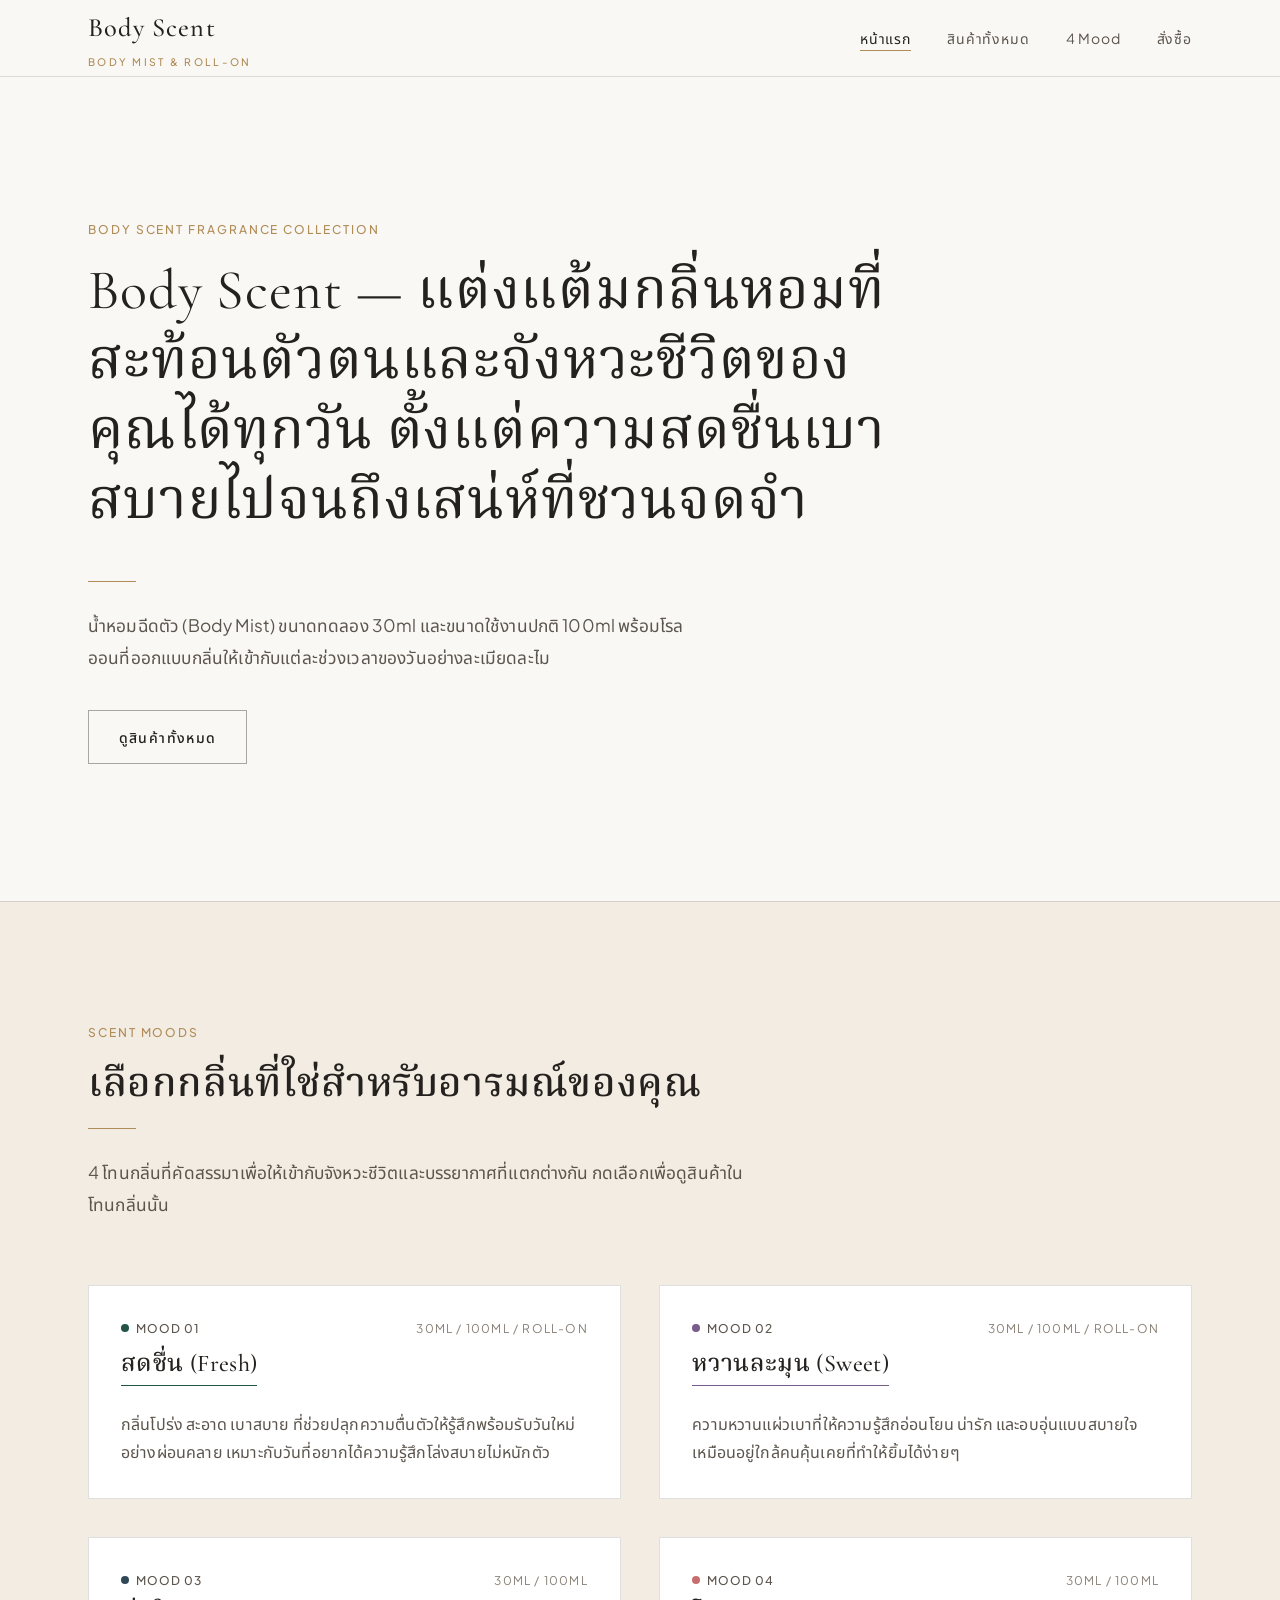
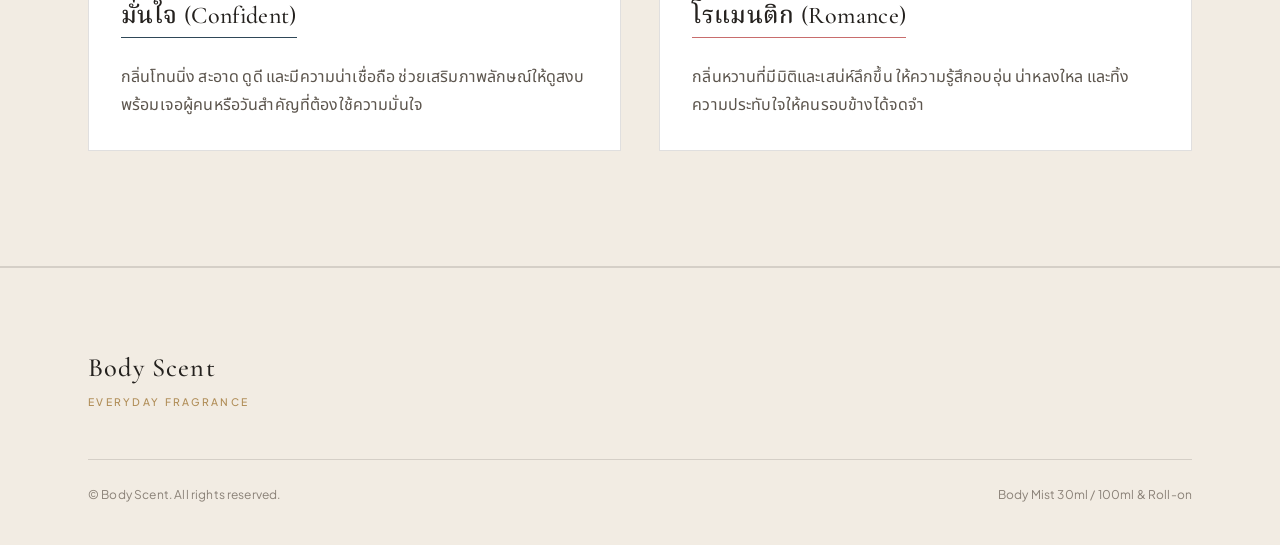
<file: index.html>
<!DOCTYPE html>
<html lang="th">
<head>
  <meta charset="UTF-8" />
  <meta name="viewport" content="width=device-width, initial-scale=1.0" />
  <title>Body Scent — กลิ่นหอมที่สะท้อนตัวตนและจังหวะชีวิตของคุณ</title>
  <link rel="preconnect" href="https://fonts.googleapis.com" />
  <link rel="preconnect" href="https://fonts.gstatic.com" crossorigin />
  <link
    href="https://fonts.googleapis.com/css2?family=Cormorant+Garamond:ital,wght@0,400;0,500;0,600;1,400&family=Noto+Sans+Thai:wght@300;400;500&family=Noto+Serif+Thai:wght@400;500;600&family=Plus+Jakarta+Sans:wght@300;400;500&display=swap"
    rel="stylesheet"
  />
  <link rel="stylesheet" href="style.css" />
</head>
<body>
  <header class="site-header">
    <div class="container site-header__inner">
      <a href="index.html" class="brand-logo">
        <span>Body Scent</span>
        <span class="brand-logo__sub">Body Mist & Roll-on</span>
      </a>
      <nav aria-label="เมนูหลัก">
        <ul class="nav-links">
          <li><a href="index.html" class="active">หน้าแรก</a></li>
          <li><a href="product.html">สินค้าทั้งหมด</a></li>
          <li><a href="#moods">4 Mood</a></li>
          <li><a href="order.html">สั่งซื้อ</a></li>
        </ul>
      </nav>
    </div>
  </header>

  <main>
    <!-- Hero Section -->
    <section
      class="section"
      style="min-height: calc(100vh - 76px); display: flex; align-items: center;"
    >
      <div class="container">
        <div style="max-width: 820px;">
          <span class="eyebrow">Body Scent Fragrance Collection</span>
          <h1>Body Scent — แต่งแต้มกลิ่นหอมที่สะท้อนตัวตนและจังหวะชีวิตของคุณได้ทุกวัน ตั้งแต่ความสดชื่นเบาสบายไปจนถึงเสน่ห์ที่ชวนจดจำ</h1>
          <div class="divider-gold"></div>
          <p class="lead-text" style="max-width: 600px; margin-bottom: 2.25rem;">
            น้ำหอมฉีดตัว (Body Mist) ขนาดทดลอง 30ml และขนาดใช้งานปกติ 100ml พร้อมโรลออนที่ออกแบบกลิ่นให้เข้ากับแต่ละช่วงเวลาของวันอย่างละเมียดละไม
          </p>
          <a href="product.html" class="btn">ดูสินค้าทั้งหมด</a>
        </div>
      </div>
    </section>

    <!-- 4 Moods Section -->
    <section id="moods" class="section section--warm">
      <div class="container">
        <div class="section-header">
          <span class="eyebrow">Scent Moods</span>
          <h2>เลือกกลิ่นที่ใช่สำหรับอารมณ์ของคุณ</h2>
          <div class="divider-gold"></div>
          <p class="lead-text">
            4 โทนกลิ่นที่คัดสรรมาเพื่อให้เข้ากับจังหวะชีวิตและบรรยากาศที่แตกต่างกัน กดเลือกเพื่อดูสินค้าในโทนกลิ่นนั้น
          </p>
        </div>

        <div class="grid grid-2">
          <!-- Fresh -->
          <a href="product.html?mood=fresh" class="card" data-mood="fresh">
            <div class="product-card__meta">
              <span class="mood-tag">
                <span class="mood-dot mood-dot--fresh"></span>
                Mood 01
              </span>
              <span>30ml / 100ml / Roll-on</span>
            </div>
            <h3><span class="mood-underline mood-underline--fresh">สดชื่น (Fresh)</span></h3>
            <p style="margin-top: 1rem;">
              กลิ่นโปร่ง สะอาด เบาสบาย ที่ช่วยปลุกความตื่นตัวให้รู้สึกพร้อมรับวันใหม่อย่างผ่อนคลาย เหมาะกับวันที่อยากได้ความรู้สึกโล่งสบายไม่หนักตัว
            </p>
          </a>

          <!-- Sweet -->
          <a href="product.html?mood=sweet" class="card" data-mood="sweet">
            <div class="product-card__meta">
              <span class="mood-tag">
                <span class="mood-dot mood-dot--sweet"></span>
                Mood 02
              </span>
              <span>30ml / 100ml / Roll-on</span>
            </div>
            <h3><span class="mood-underline mood-underline--sweet">หวานละมุน (Sweet)</span></h3>
            <p style="margin-top: 1rem;">
              ความหวานแผ่วเบาที่ให้ความรู้สึกอ่อนโยน น่ารัก และอบอุ่นแบบสบายใจ เหมือนอยู่ใกล้คนคุ้นเคยที่ทำให้ยิ้มได้ง่ายๆ
            </p>
          </a>

          <!-- Confident -->
          <a href="product.html?mood=confident" class="card" data-mood="confident">
            <div class="product-card__meta">
              <span class="mood-tag">
                <span class="mood-dot mood-dot--confident"></span>
                Mood 03
              </span>
              <span>30ml / 100ml</span>
            </div>
            <h3><span class="mood-underline mood-underline--confident">มั่นใจ (Confident)</span></h3>
            <p style="margin-top: 1rem;">
              กลิ่นโทนนิ่ง สะอาด ดูดี และมีความน่าเชื่อถือ ช่วยเสริมภาพลักษณ์ให้ดูสงบพร้อมเจอผู้คนหรือวันสำคัญที่ต้องใช้ความมั่นใจ
            </p>
          </a>

          <!-- Romance -->
          <a href="product.html?mood=romance" class="card" data-mood="romance">
            <div class="product-card__meta">
              <span class="mood-tag">
                <span class="mood-dot mood-dot--romance"></span>
                Mood 04
              </span>
              <span>30ml / 100ml</span>
            </div>
            <h3><span class="mood-underline mood-underline--romance">โรแมนติก (Romance)</span></h3>
            <p style="margin-top: 1rem;">
              กลิ่นหวานที่มีมิติและเสน่ห์ลึกขึ้น ให้ความรู้สึกอบอุ่น น่าหลงใหล และทิ้งความประทับใจให้คนรอบข้างได้จดจำ
            </p>
          </a>
        </div>
      </div>
    </section>
  </main>

  <footer class="site-footer">
    <div class="container">
      <div class="brand-logo">
        <span>Body Scent</span>
        <span class="brand-logo__sub">Everyday Fragrance</span>
      </div>
      <div class="site-footer__bottom">
        <span>© Body Scent. All rights reserved.</span>
        <span>Body Mist 30ml / 100ml & Roll-on</span>
      </div>
    </div>
  </footer>

  <script src="script.js"></script>
</body>
</html>
</file>
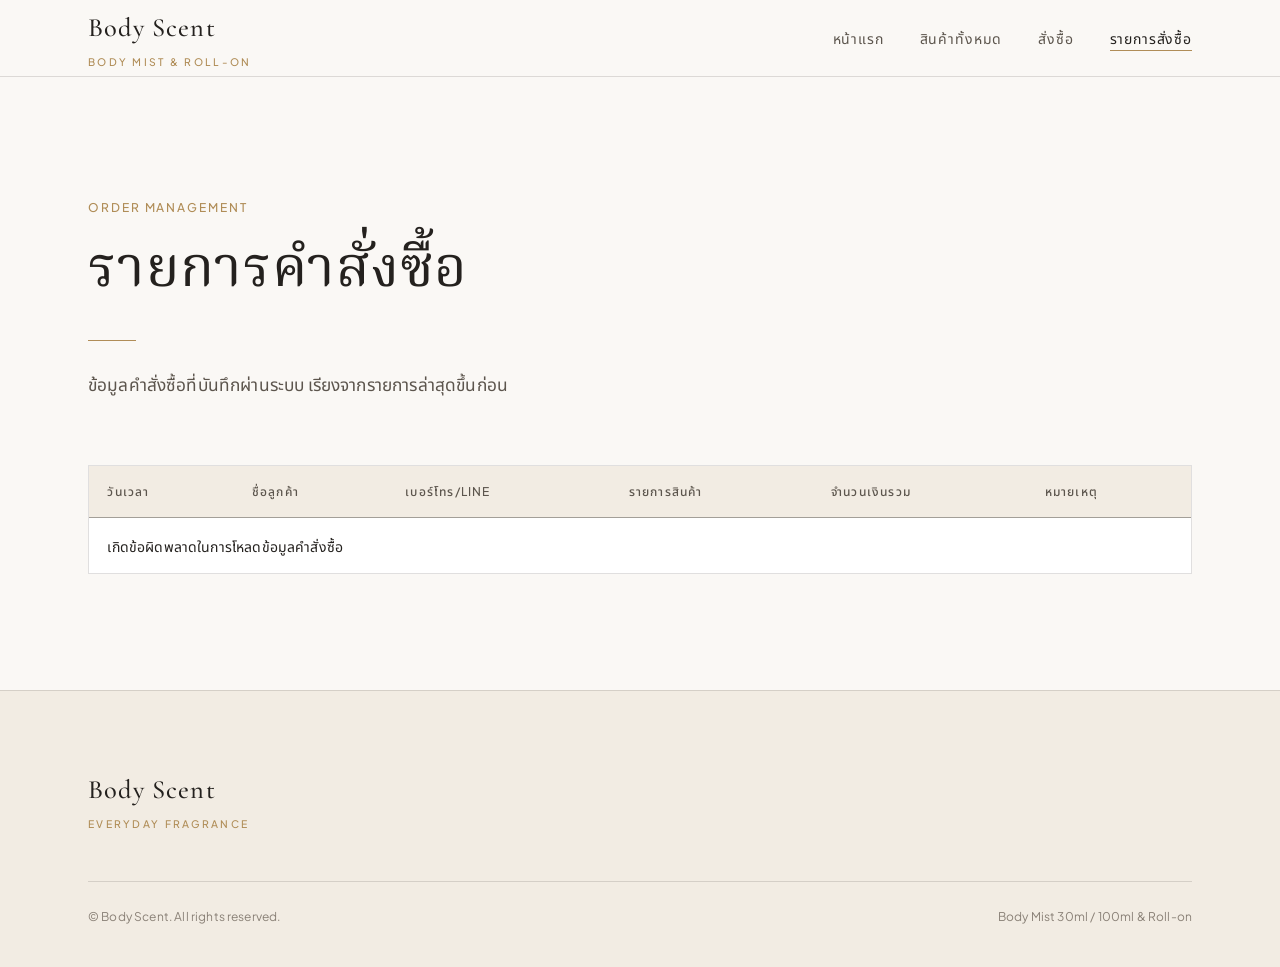
<file: admin.html>
<!DOCTYPE html>
<html lang="th">
<head>
  <meta charset="UTF-8" />
  <meta name="viewport" content="width=device-width, initial-scale=1.0" />
  <title>จัดการคำสั่งซื้อ — Body Scent</title>
  <link rel="preconnect" href="https://fonts.googleapis.com" />
  <link rel="preconnect" href="https://fonts.gstatic.com" crossorigin />
  <link
    href="https://fonts.googleapis.com/css2?family=Cormorant+Garamond:ital,wght@0,400;0,500;0,600;1,400&family=Noto+Sans+Thai:wght@300;400;500&family=Noto+Serif+Thai:wght@400;500;600&family=Plus+Jakarta+Sans:wght@300;400;500&display=swap"
    rel="stylesheet"
  />
  <link rel="stylesheet" href="style.css" />
  <style>
    .table-wrap {
      width: 100%;
      overflow-x: auto;
      background-color: var(--bg-surface);
      border: 1px solid var(--border-subtle);
    }

    #ordersTable {
      width: 100%;
      border-collapse: collapse;
      text-align: left;
      min-width: 720px;
    }

    #ordersTable th,
    #ordersTable td {
      padding: 0.95rem 1.15rem;
      border-bottom: 1px solid var(--border-subtle);
      vertical-align: top;
      font-size: var(--text-sm);
    }

    #ordersTable thead th {
      font-size: var(--text-xs);
      font-weight: 500;
      letter-spacing: 0.1em;
      text-transform: uppercase;
      color: var(--ink-secondary);
      background-color: var(--bg-warm);
      border-bottom: 1px solid var(--border-strong);
      white-space: nowrap;
    }

    #ordersTable tbody tr:hover {
      background-color: rgba(176, 141, 87, 0.05);
    }

    #ordersTable tbody tr:last-child td {
      border-bottom: none;
    }
  </style>
</head>
<body>
  <header class="site-header">
    <div class="container site-header__inner">
      <a href="index.html" class="brand-logo">
        <span>Body Scent</span>
        <span class="brand-logo__sub">Body Mist & Roll-on</span>
      </a>
      <nav aria-label="เมนูหลัก">
        <ul class="nav-links">
          <li><a href="index.html">หน้าแรก</a></li>
          <li><a href="product.html">สินค้าทั้งหมด</a></li>
          <li><a href="order.html">สั่งซื้อ</a></li>
          <li><a href="admin.html" class="active">รายการสั่งซื้อ</a></li>
        </ul>
      </nav>
    </div>
  </header>

  <main class="section">
    <div class="container">
      <div class="section-header">
        <span class="eyebrow">Order Management</span>
        <h1>รายการคำสั่งซื้อ</h1>
        <div class="divider-gold"></div>
        <p class="lead-text">
          ข้อมูลคำสั่งซื้อที่บันทึกผ่านระบบ เรียงจากรายการล่าสุดขึ้นก่อน
        </p>
      </div>

      <div class="table-wrap">
        <table id="ordersTable">
          <thead>
            <tr>
              <th>วันเวลา</th>
              <th>ชื่อลูกค้า</th>
              <th>เบอร์โทร/Line</th>
              <th>รายการสินค้า</th>
              <th>จำนวนเงินรวม</th>
              <th>หมายเหตุ</th>
            </tr>
          </thead>
          <tbody></tbody>
        </table>
      </div>
    </div>
  </main>

  <footer class="site-footer">
    <div class="container">
      <div class="brand-logo">
        <span>Body Scent</span>
        <span class="brand-logo__sub">Everyday Fragrance</span>
      </div>
      <div class="site-footer__bottom">
        <span>© Body Scent. All rights reserved.</span>
        <span>Body Mist 30ml / 100ml & Roll-on</span>
      </div>
    </div>
  </footer>

  <script src="script.js"></script>
</body>
</html>
</file>
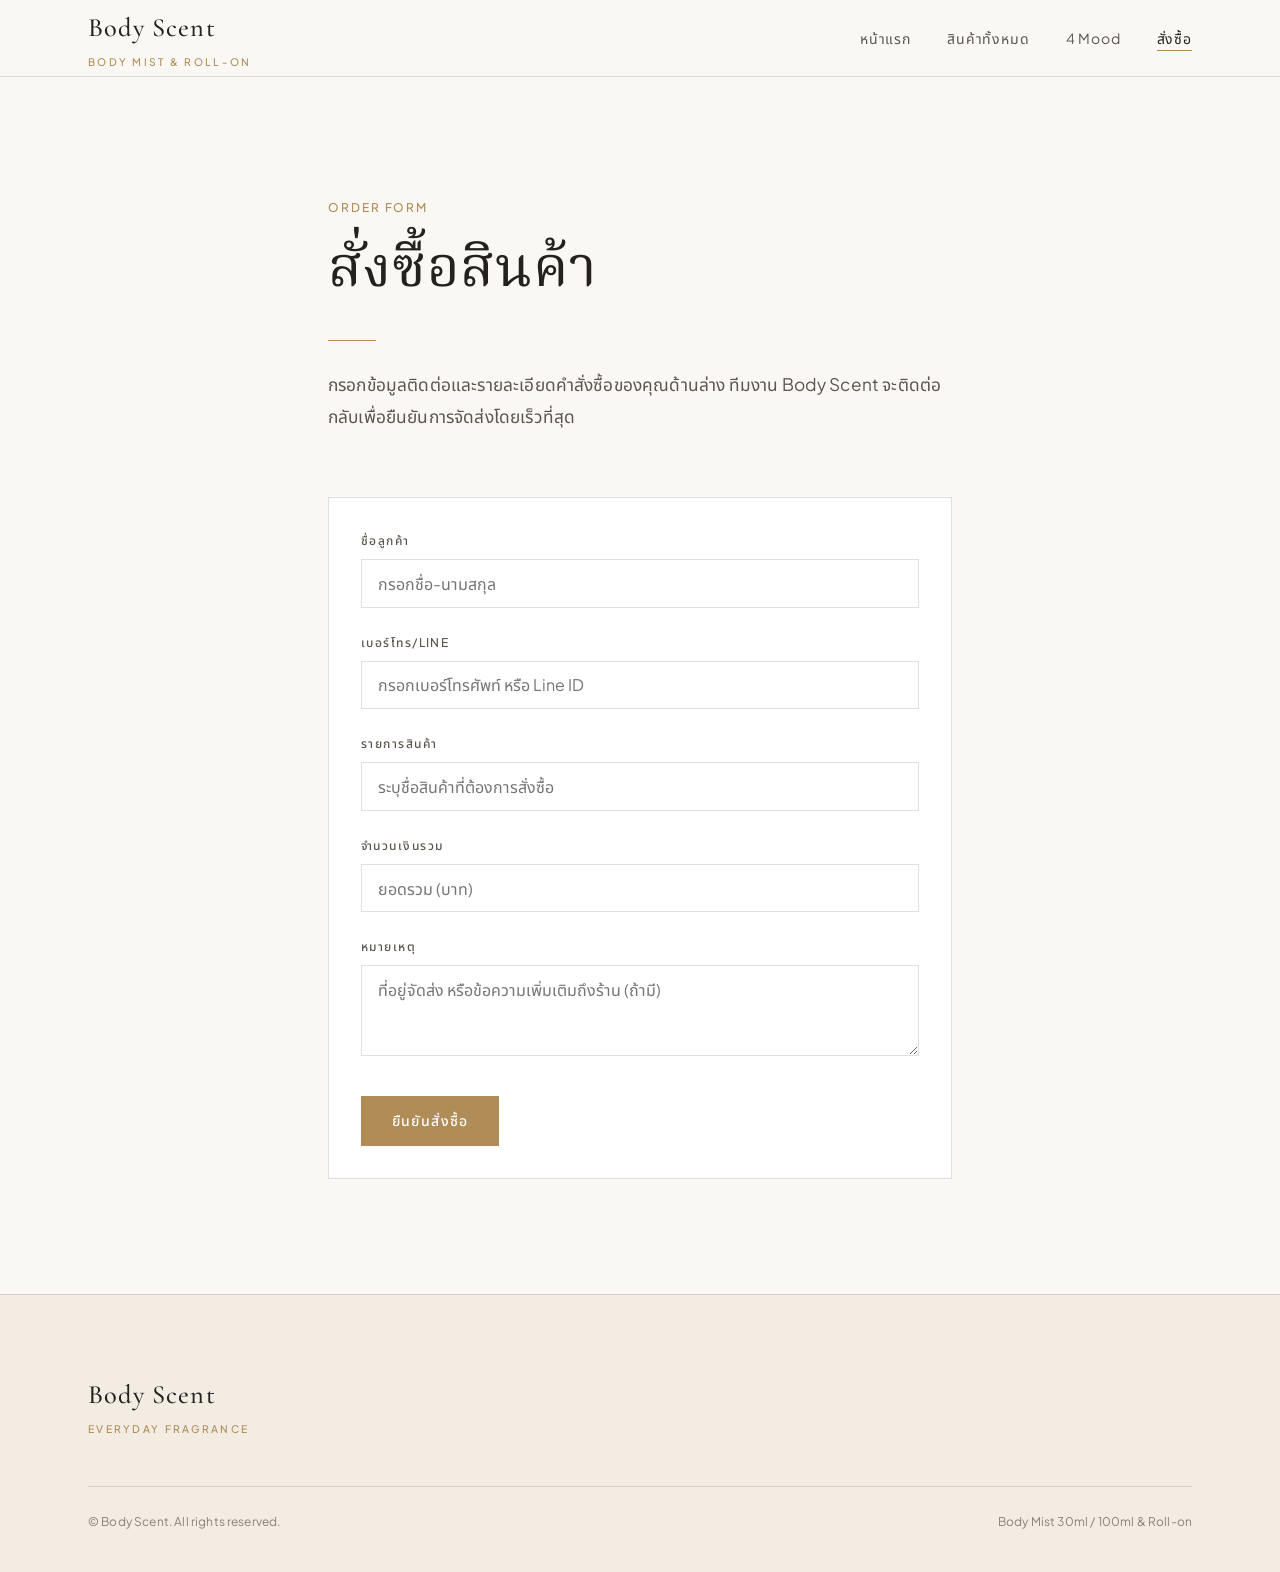
<file: order.html>
<!DOCTYPE html>
<html lang="th">
<head>
  <meta charset="UTF-8" />
  <meta name="viewport" content="width=device-width, initial-scale=1.0" />
  <title>สั่งซื้อสินค้า — Body Scent</title>
  <link rel="preconnect" href="https://fonts.googleapis.com" />
  <link rel="preconnect" href="https://fonts.gstatic.com" crossorigin />
  <link
    href="https://fonts.googleapis.com/css2?family=Cormorant+Garamond:ital,wght@0,400;0,500;0,600;1,400&family=Noto+Sans+Thai:wght@300;400;500&family=Noto+Serif+Thai:wght@400;500;600&family=Plus+Jakarta+Sans:wght@300;400;500&display=swap"
    rel="stylesheet"
  />
  <link rel="stylesheet" href="style.css" />
</head>
<body>
  <header class="site-header">
    <div class="container site-header__inner">
      <a href="index.html" class="brand-logo">
        <span>Body Scent</span>
        <span class="brand-logo__sub">Body Mist & Roll-on</span>
      </a>
      <nav aria-label="เมนูหลัก">
        <ul class="nav-links">
          <li><a href="index.html">หน้าแรก</a></li>
          <li><a href="product.html">สินค้าทั้งหมด</a></li>
          <li><a href="index.html#moods">4 Mood</a></li>
          <li><a href="order.html" class="active">สั่งซื้อ</a></li>
        </ul>
      </nav>
    </div>
  </header>

  <main class="section">
    <div class="container" style="max-width: 720px;">
      <div class="section-header">
        <span class="eyebrow">Order Form</span>
        <h1>สั่งซื้อสินค้า</h1>
        <div class="divider-gold"></div>
        <p class="lead-text">
          กรอกข้อมูลติดต่อและรายละเอียดคำสั่งซื้อของคุณด้านล่าง ทีมงาน Body Scent จะติดต่อกลับเพื่อยืนยันการจัดส่งโดยเร็วที่สุด
        </p>
      </div>

      <form id="orderForm" class="card" novalidate>
        <div class="form-group">
          <label for="customerName" class="form-label">ชื่อลูกค้า</label>
          <input
            type="text"
            id="customerName"
            name="customerName"
            class="form-control"
            placeholder="กรอกชื่อ-นามสกุล"
            required
          />
        </div>

        <div class="form-group">
          <label for="contact" class="form-label">เบอร์โทร/Line</label>
          <input
            type="text"
            id="contact"
            name="contact"
            class="form-control"
            placeholder="กรอกเบอร์โทรศัพท์ หรือ Line ID"
            required
          />
        </div>

        <div class="form-group">
          <label for="items" class="form-label">รายการสินค้า</label>
          <input
            type="text"
            id="items"
            name="items"
            class="form-control"
            placeholder="ระบุชื่อสินค้าที่ต้องการสั่งซื้อ"
            required
          />
        </div>

        <div class="form-group">
          <label for="total" class="form-label">จำนวนเงินรวม</label>
          <input
            type="text"
            id="total"
            name="total"
            class="form-control"
            placeholder="ยอดรวม (บาท)"
            required
          />
        </div>

        <div class="form-group">
          <label for="note" class="form-label">หมายเหตุ</label>
          <textarea
            id="note"
            name="note"
            rows="3"
            class="form-control"
            placeholder="ที่อยู่จัดส่ง หรือข้อความเพิ่มเติมถึงร้าน (ถ้ามี)"
          ></textarea>
        </div>

        <div style="margin-top: 0.5rem;">
          <button type="submit" class="btn btn--primary">ยืนยันสั่งซื้อ</button>
        </div>
      </form>
    </div>
  </main>

  <footer class="site-footer">
    <div class="container">
      <div class="brand-logo">
        <span>Body Scent</span>
        <span class="brand-logo__sub">Everyday Fragrance</span>
      </div>
      <div class="site-footer__bottom">
        <span>© Body Scent. All rights reserved.</span>
        <span>Body Mist 30ml / 100ml & Roll-on</span>
      </div>
    </div>
  </footer>

  <script src="script.js"></script>
</body>
</html>
</file>
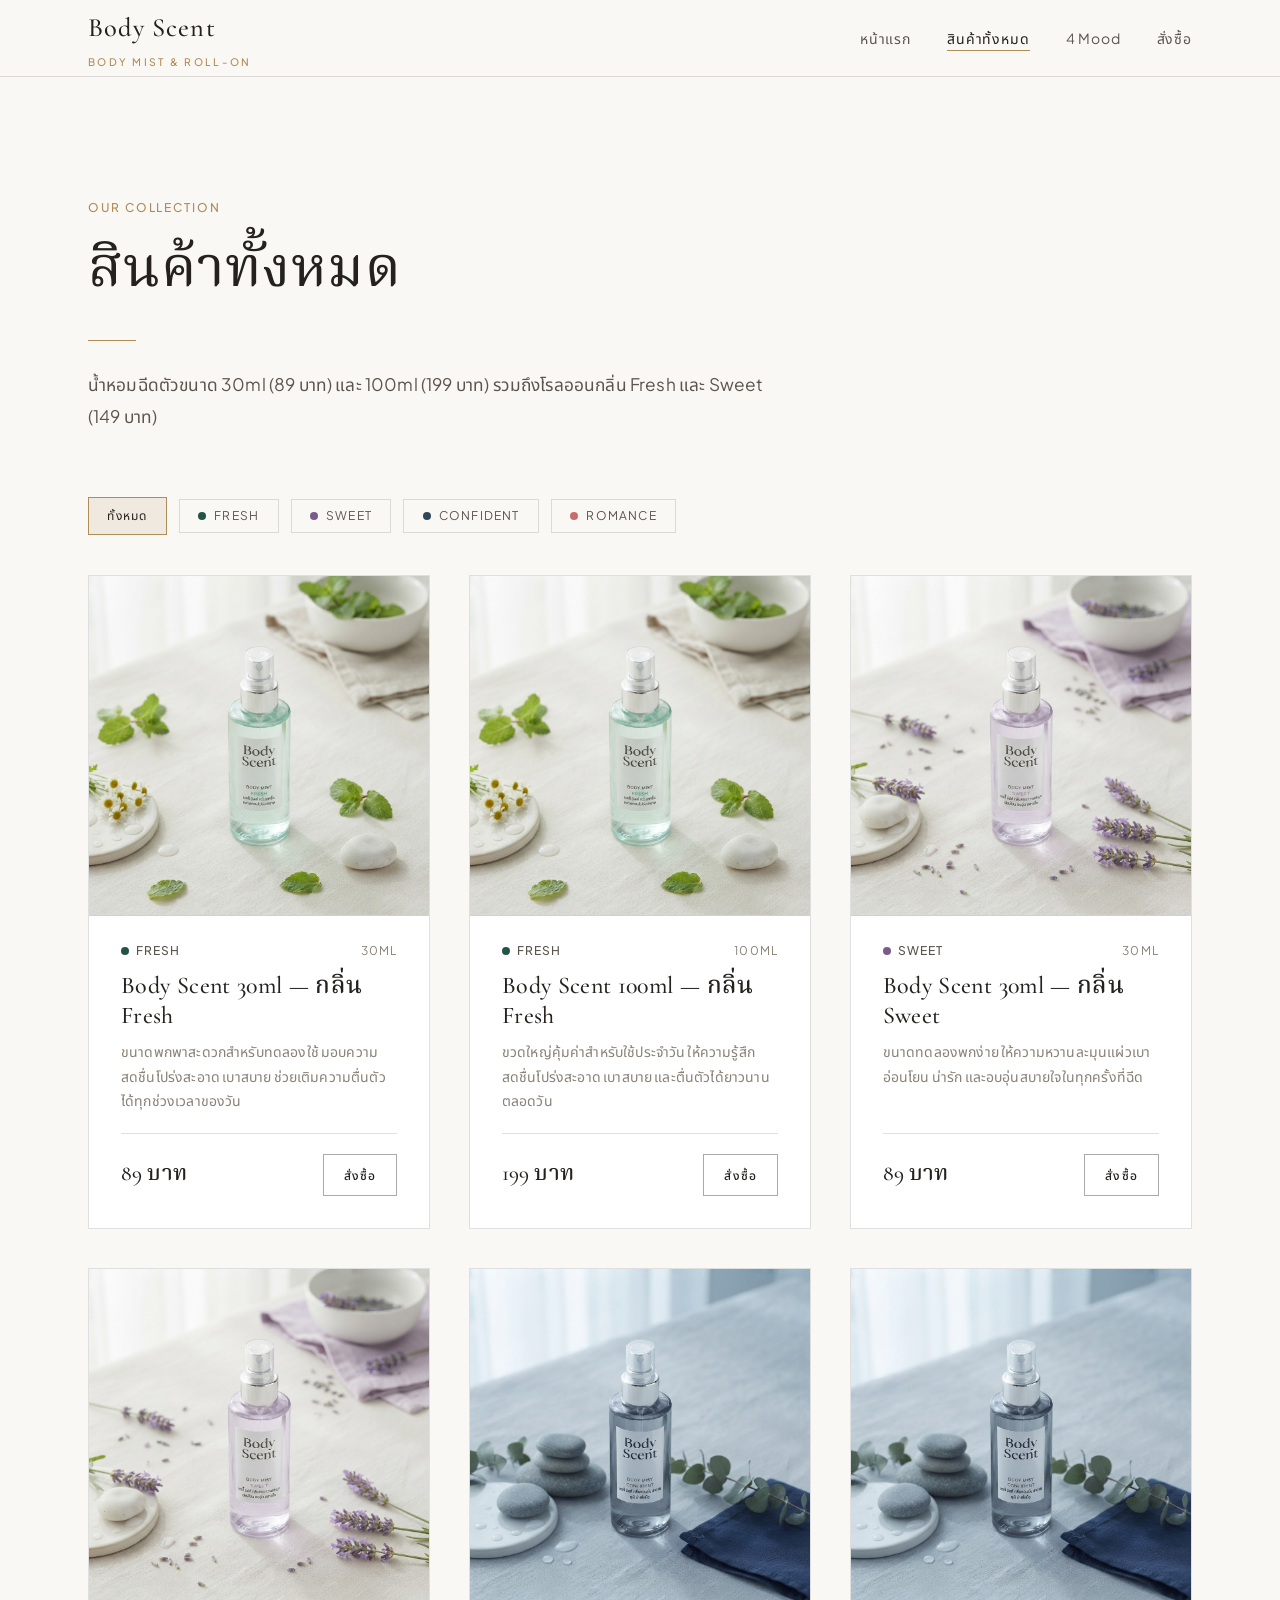
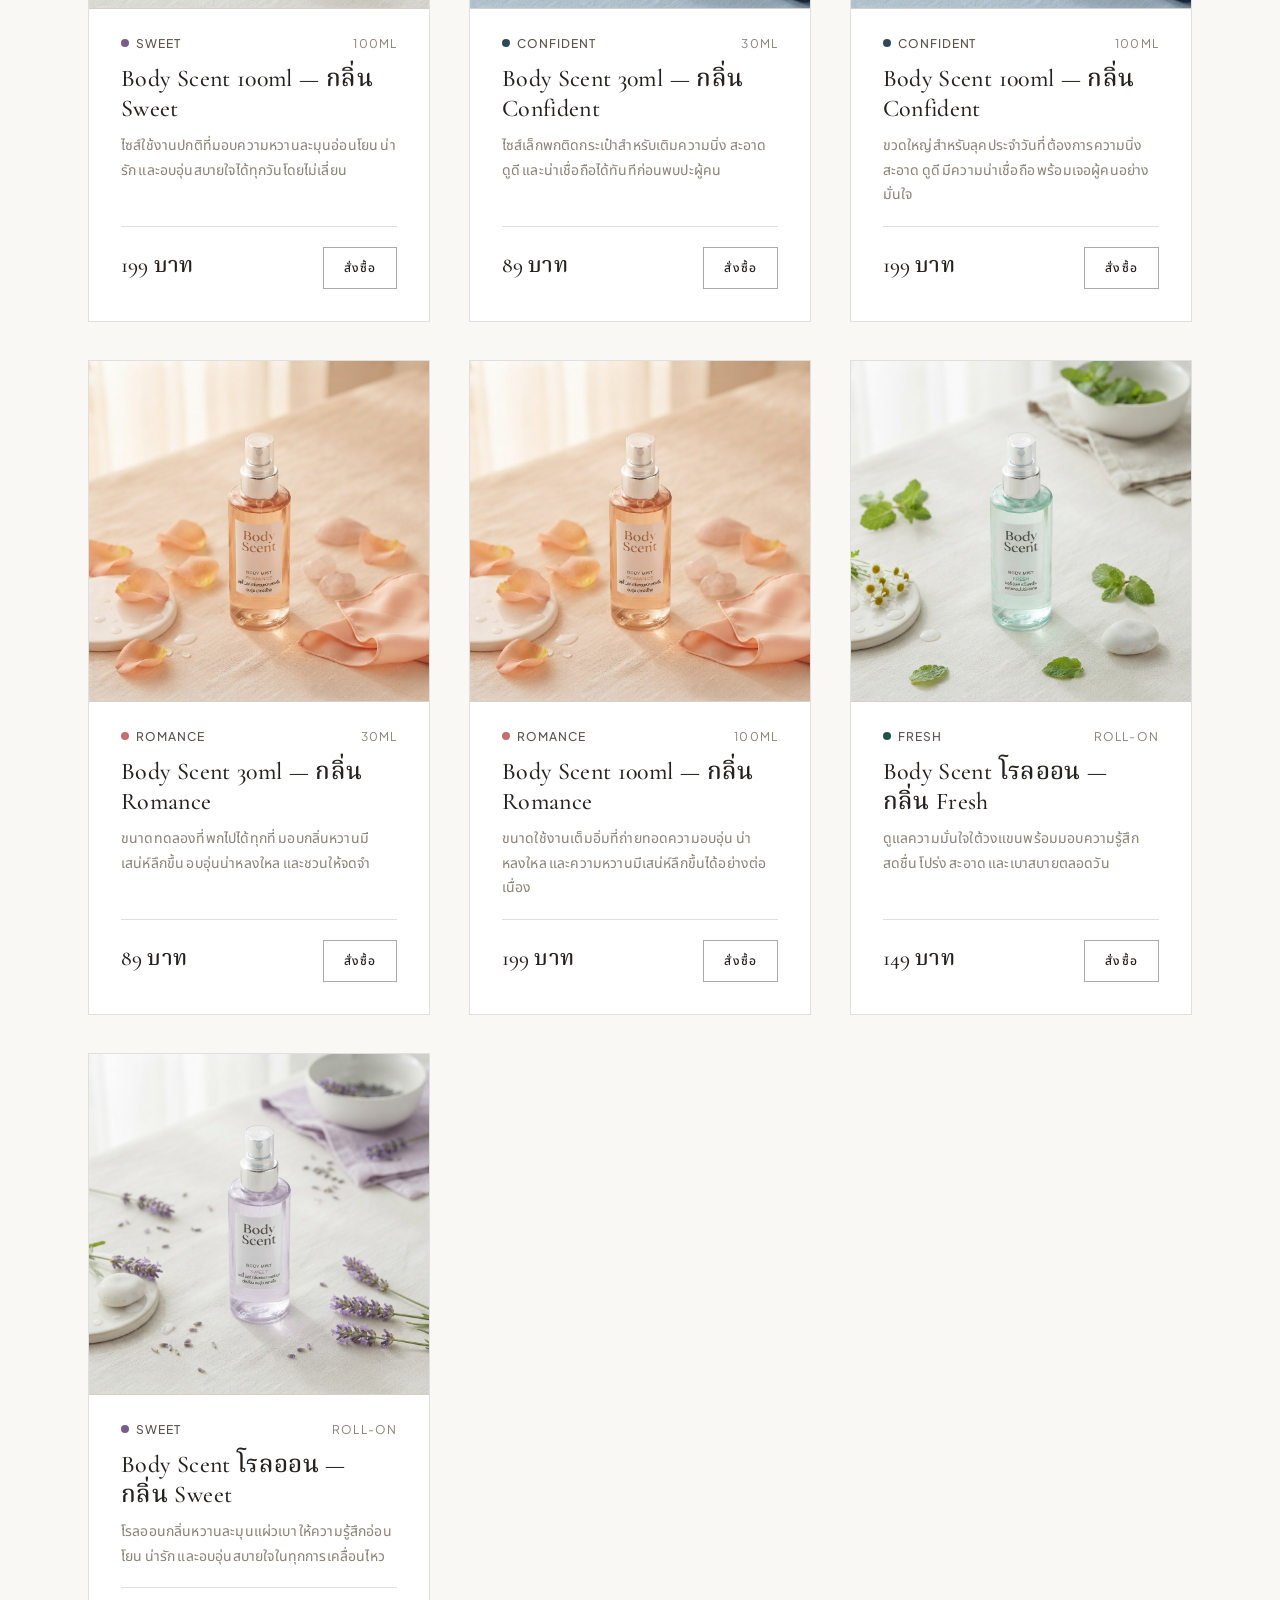
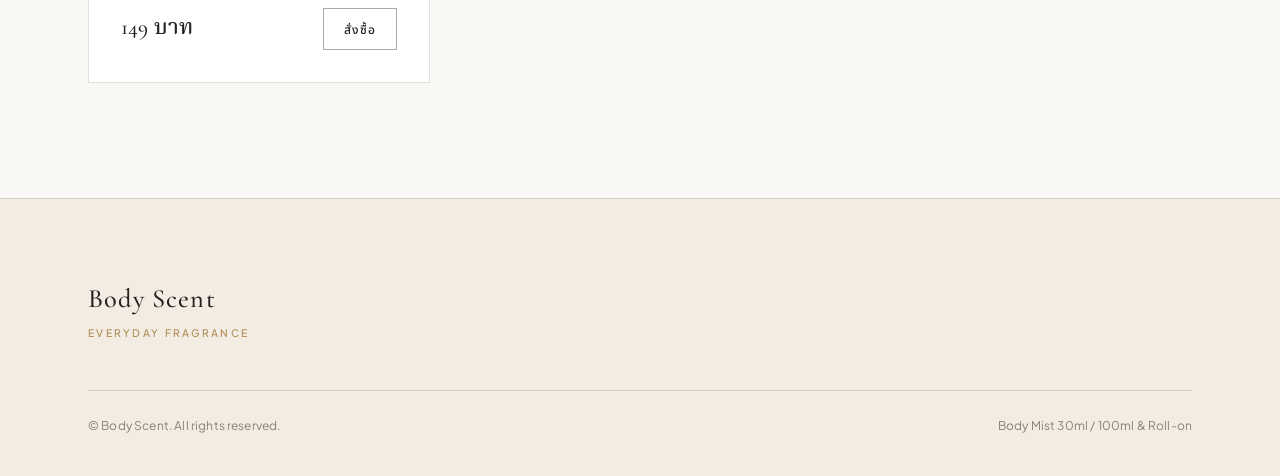
<file: product.html>
<!DOCTYPE html>
<html lang="th">
<head>
  <meta charset="UTF-8" />
  <meta name="viewport" content="width=device-width, initial-scale=1.0" />
  <title>สินค้าทั้งหมด — Body Scent</title>
  <link rel="preconnect" href="https://fonts.googleapis.com" />
  <link rel="preconnect" href="https://fonts.gstatic.com" crossorigin />
  <link
    href="https://fonts.googleapis.com/css2?family=Cormorant+Garamond:ital,wght@0,400;0,500;0,600;1,400&family=Noto+Sans+Thai:wght@300;400;500&family=Noto+Serif+Thai:wght@400;500;600&family=Plus+Jakarta+Sans:wght@300;400;500&display=swap"
    rel="stylesheet"
  />
  <link rel="stylesheet" href="style.css" />
</head>
<body>
  <header class="site-header">
    <div class="container site-header__inner">
      <a href="index.html" class="brand-logo">
        <span>Body Scent</span>
        <span class="brand-logo__sub">Body Mist & Roll-on</span>
      </a>
      <nav aria-label="เมนูหลัก">
        <ul class="nav-links">
          <li><a href="index.html">หน้าแรก</a></li>
          <li><a href="product.html" class="active">สินค้าทั้งหมด</a></li>
          <li><a href="index.html#moods">4 Mood</a></li>
          <li><a href="order.html">สั่งซื้อ</a></li>
        </ul>
      </nav>
    </div>
  </header>

  <main class="section">
    <div class="container">
      <div class="section-header">
        <span class="eyebrow">Our Collection</span>
        <h1>สินค้าทั้งหมด</h1>
        <div class="divider-gold"></div>
        <p class="lead-text">
          น้ำหอมฉีดตัวขนาด 30ml (89 บาท) และ 100ml (199 บาท) รวมถึงโรลออนกลิ่น Fresh และ Sweet (149 บาท)
        </p>
      </div>

      <div id="filter-bar" class="filter-bar" aria-label="กรองสินค้าตาม Mood"></div>
      <div id="product-list" class="grid grid-3"></div>
    </div>
  </main>

  <footer class="site-footer">
    <div class="container">
      <div class="brand-logo">
        <span>Body Scent</span>
        <span class="brand-logo__sub">Everyday Fragrance</span>
      </div>
      <div class="site-footer__bottom">
        <span>© Body Scent. All rights reserved.</span>
        <span>Body Mist 30ml / 100ml & Roll-on</span>
      </div>
    </div>
  </footer>

  <script src="script.js"></script>
</body>
</html>
</file>
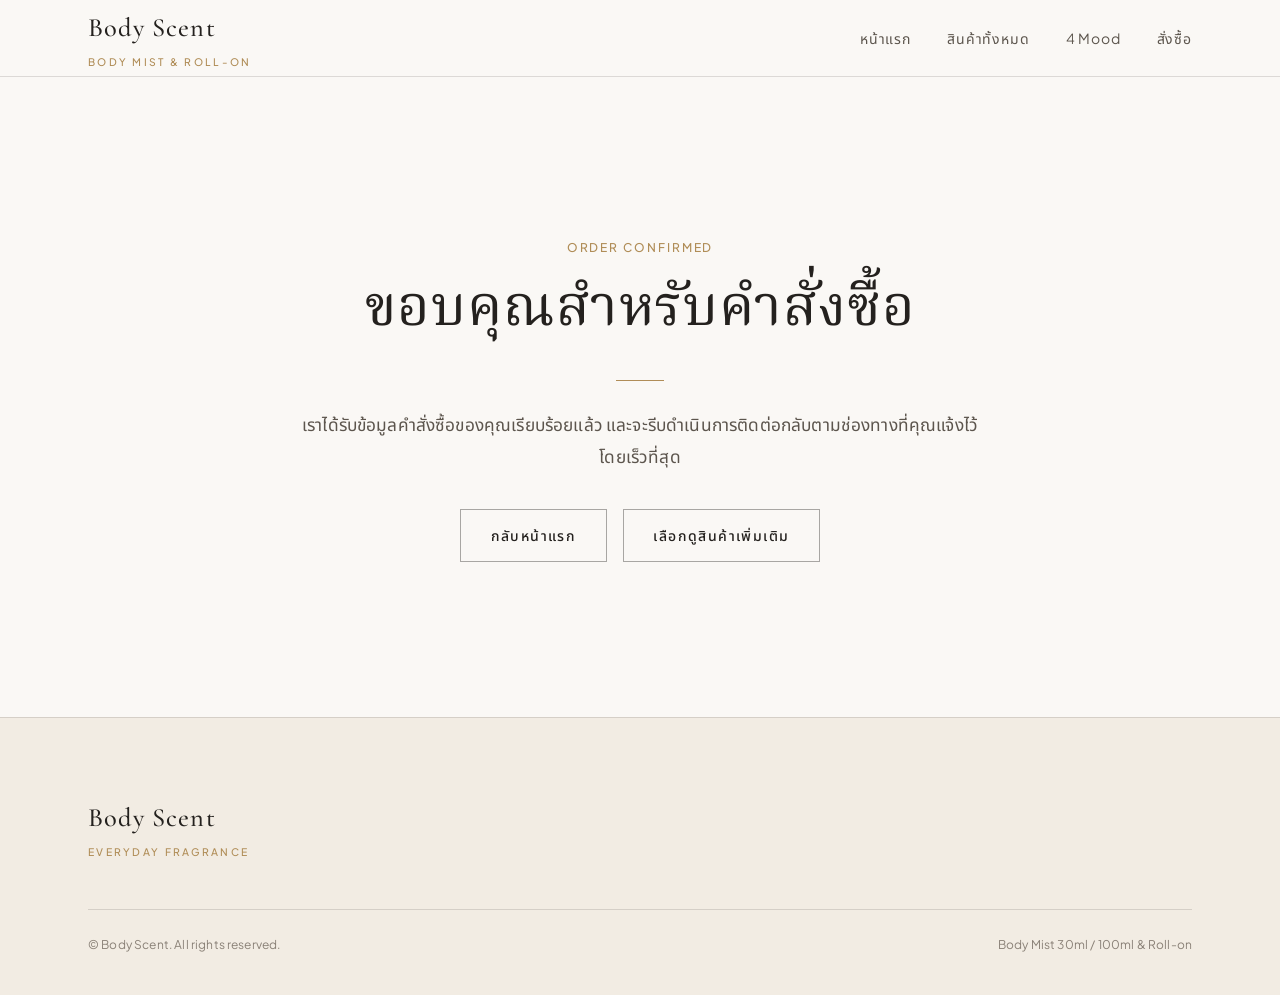
<file: thankyou.html>
<!DOCTYPE html>
<html lang="th">
<head>
  <meta charset="UTF-8" />
  <meta name="viewport" content="width=device-width, initial-scale=1.0" />
  <title>ขอบคุณสำหรับคำสั่งซื้อ — Body Scent</title>
  <link rel="preconnect" href="https://fonts.googleapis.com" />
  <link rel="preconnect" href="https://fonts.gstatic.com" crossorigin />
  <link
    href="https://fonts.googleapis.com/css2?family=Cormorant+Garamond:ital,wght@0,400;0,500;0,600;1,400&family=Noto+Sans+Thai:wght@300;400;500&family=Noto+Serif+Thai:wght@400;500;600&family=Plus+Jakarta+Sans:wght@300;400;500&display=swap"
    rel="stylesheet"
  />
  <link rel="stylesheet" href="style.css" />
</head>
<body>
  <header class="site-header">
    <div class="container site-header__inner">
      <a href="index.html" class="brand-logo">
        <span>Body Scent</span>
        <span class="brand-logo__sub">Body Mist & Roll-on</span>
      </a>
      <nav aria-label="เมนูหลัก">
        <ul class="nav-links">
          <li><a href="index.html">หน้าแรก</a></li>
          <li><a href="product.html">สินค้าทั้งหมด</a></li>
          <li><a href="index.html#moods">4 Mood</a></li>
          <li><a href="order.html">สั่งซื้อ</a></li>
        </ul>
      </nav>
    </div>
  </header>

  <main
    class="section"
    style="min-height: calc(100vh - 260px); display: flex; align-items: center;"
  >
    <div class="container">
      <div class="section-header section-header--center" style="margin-bottom: 0;">
        <span class="eyebrow">Order Confirmed</span>
        <h1>ขอบคุณสำหรับคำสั่งซื้อ</h1>
        <div class="divider-gold"></div>
        <p class="lead-text" style="margin-bottom: 2.25rem;">
          เราได้รับข้อมูลคำสั่งซื้อของคุณเรียบร้อยแล้ว และจะรีบดำเนินการติดต่อกลับตามช่องทางที่คุณแจ้งไว้โดยเร็วที่สุด
        </p>
        <div style="display: flex; flex-wrap: wrap; justify-content: center; gap: 1rem;">
          <a href="index.html" class="btn">กลับหน้าแรก</a>
          <a href="product.html" class="btn">เลือกดูสินค้าเพิ่มเติม</a>
        </div>
      </div>
    </div>
  </main>

  <footer class="site-footer">
    <div class="container">
      <div class="brand-logo">
        <span>Body Scent</span>
        <span class="brand-logo__sub">Everyday Fragrance</span>
      </div>
      <div class="site-footer__bottom">
        <span>© Body Scent. All rights reserved.</span>
        <span>Body Mist 30ml / 100ml & Roll-on</span>
      </div>
    </div>
  </footer>

  <script src="script.js"></script>
</body>
</html>
</file>
<file: style.css>
/* ==========================================================================
   BODY SCENT — Editorial Minimal & Quiet Luxury Stylesheet
   ========================================================================== */

:root {
  --bg-page: #faf8f5;
  --bg-surface: #ffffff;
  --bg-warm: #f2ece3;
  --bg-elevated: #ede4d7;

  --ink-primary: #24211e;
  --ink-secondary: #5c554d;
  --ink-muted: #8a8177;
  --border-subtle: rgba(36, 33, 30, 0.14);
  --border-strong: rgba(36, 33, 30, 0.38);

  --accent-gold: #b08d57;
  --accent-gold-hover: #967543;
  --accent-gold-soft: rgba(176, 141, 87, 0.14);

  --mood-fresh: #235347;
  --mood-sweet: #7a5c8a;
  --mood-confident: #2f4858;
  --mood-romance: #c86d6d;

  --font-serif: "Cormorant Garamond", "Noto Serif Thai", Georgia, "Times New Roman", serif;
  --font-sans: "Plus Jakarta Sans", "Noto Sans Thai", -apple-system, BlinkMacSystemFont, sans-serif;

  --text-xs: 0.75rem;
  --text-sm: 0.875rem;
  --text-base: 1rem;
  --text-lg: 1.125rem;
  --text-xl: 1.5rem;
  --text-2xl: 2.125rem;
  --text-3xl: clamp(2.25rem, 4.5vw, 3.5rem);

  --container-max: 1200px;
  --gutter: clamp(1.25rem, 4vw, 3rem);
  --section-gap: clamp(4.5rem, 9vw, 8.5rem);
  --card-padding: clamp(1.25rem, 2.5vw, 2rem);

  --radius-none: 0px;
  --radius-sm: 2px;
  --ease-luxury: cubic-bezier(0.22, 1, 0.36, 1);
  --transition-base: 0.28s var(--ease-luxury);
}

*,
*::before,
*::after {
  box-sizing: border-box;
}

html {
  scroll-behavior: smooth;
  font-size: 16px;
  -webkit-font-smoothing: antialiased;
  -moz-osx-font-smoothing: grayscale;
}

body {
  margin: 0;
  padding: 0;
  background-color: var(--bg-page);
  color: var(--ink-primary);
  font-family: var(--font-sans);
  font-size: var(--text-base);
  font-weight: 400;
  line-height: 1.75;
  letter-spacing: 0.01em;
  overflow-x: hidden;
}

img {
  display: block;
  max-width: 100%;
  height: auto;
}

a {
  color: inherit;
  text-decoration: none;
  transition: color var(--transition-base), border-color var(--transition-base), opacity var(--transition-base);
}

button,
input,
select,
textarea {
  font-family: inherit;
  font-size: inherit;
  color: inherit;
}

button {
  cursor: pointer;
}

:focus-visible {
  outline: 1px solid var(--accent-gold);
  outline-offset: 3px;
}

h1, h2, h3, h4,
.font-serif {
  font-family: var(--font-serif);
  font-weight: 500;
  line-height: 1.25;
  letter-spacing: 0.015em;
  color: var(--ink-primary);
  margin-top: 0;
}

h1 {
  font-size: var(--text-3xl);
  font-weight: 400;
}

h2 {
  font-size: clamp(1.75rem, 3.2vw, 2.5rem);
  margin-bottom: 1rem;
}

h3 {
  font-size: clamp(1.25rem, 2vw, 1.5rem);
  margin-bottom: 0.5rem;
}

p {
  margin-top: 0;
  margin-bottom: 1.25rem;
  color: var(--ink-secondary);
}

p:last-child {
  margin-bottom: 0;
}

.eyebrow {
  display: inline-flex;
  align-items: center;
  gap: 0.6rem;
  font-family: var(--font-sans);
  font-size: var(--text-xs);
  font-weight: 500;
  text-transform: uppercase;
  letter-spacing: 0.16em;
  color: var(--accent-gold);
  margin-bottom: 0.9rem;
}

.lead-text {
  font-size: clamp(1rem, 1.35vw, 1.15rem);
  line-height: 1.85;
  color: var(--ink-secondary);
}

.muted-text {
  color: var(--ink-muted);
  font-size: var(--text-sm);
}

.container {
  width: 100%;
  max-width: var(--container-max);
  margin-left: auto;
  margin-right: auto;
  padding-left: var(--gutter);
  padding-right: var(--gutter);
}

.section {
  padding-top: var(--section-gap);
  padding-bottom: var(--section-gap);
}

.section--warm {
  background-color: var(--bg-warm);
  border-top: 1px solid var(--border-subtle);
  border-bottom: 1px solid var(--border-subtle);
}

.section-header {
  max-width: 680px;
  margin-bottom: clamp(2.5rem, 5vw, 4rem);
}

.section-header--center {
  margin-left: auto;
  margin-right: auto;
  text-align: center;
}

.divider-gold {
  width: 48px;
  height: 1px;
  background-color: var(--accent-gold);
  margin: 1.25rem 0 1.75rem;
}

.section-header--center .divider-gold {
  margin-left: auto;
  margin-right: auto;
}

.site-header {
  position: sticky;
  top: 0;
  z-index: 50;
  background-color: rgba(250, 248, 245, 0.92);
  backdrop-filter: blur(10px);
  border-bottom: 1px solid var(--border-subtle);
}

.site-header__inner {
  display: flex;
  align-items: center;
  justify-content: space-between;
  gap: 2rem;
  min-height: 76px;
}

.brand-logo {
  display: inline-flex;
  flex-direction: column;
  gap: 0.1rem;
  font-family: var(--font-serif);
  font-size: 1.65rem;
  font-weight: 500;
  letter-spacing: 0.04em;
  color: var(--ink-primary);
}

.brand-logo__sub {
  font-family: var(--font-sans);
  font-size: 0.65rem;
  letter-spacing: 0.22em;
  text-transform: uppercase;
  color: var(--accent-gold);
}

.nav-links {
  display: flex;
  align-items: center;
  gap: 2.25rem;
  list-style: none;
  margin: 0;
  padding: 0;
}

.nav-links a {
  position: relative;
  font-size: var(--text-sm);
  letter-spacing: 0.06em;
  color: var(--ink-secondary);
  padding-bottom: 0.25rem;
}

.nav-links a::after {
  content: "";
  position: absolute;
  left: 0;
  bottom: 0;
  width: 0;
  height: 1px;
  background-color: var(--accent-gold);
  transition: width var(--transition-base);
}

.nav-links a:hover,
.nav-links a.active {
  color: var(--ink-primary);
}

.nav-links a:hover::after,
.nav-links a.active::after {
  width: 100%;
}

.btn {
  display: inline-flex;
  align-items: center;
  justify-content: center;
  gap: 0.6rem;
  padding: 0.85rem 1.85rem;
  font-family: var(--font-sans);
  font-size: var(--text-sm);
  font-weight: 500;
  letter-spacing: 0.1em;
  text-transform: uppercase;
  border-radius: var(--radius-none);
  border: 1px solid var(--border-strong);
  background-color: transparent;
  color: var(--ink-primary);
  transition:
    background-color var(--transition-base),
    border-color var(--transition-base),
    color var(--transition-base),
    transform var(--transition-base);
}

.btn:hover {
  border-color: var(--ink-primary);
  background-color: rgba(36, 33, 30, 0.04);
}

.btn--primary {
  border-color: var(--accent-gold);
  background-color: var(--accent-gold);
  color: #ffffff;
}

.btn--primary:hover {
  border-color: var(--accent-gold-hover);
  background-color: var(--accent-gold-hover);
  color: #ffffff;
}

.btn--sm {
  padding: 0.6rem 1.25rem;
  font-size: var(--text-xs);
}

.grid {
  display: grid;
  gap: clamp(1.5rem, 3vw, 2.5rem);
}

.grid-2 {
  grid-template-columns: repeat(2, minmax(0, 1fr));
}

.grid-3 {
  grid-template-columns: repeat(3, minmax(0, 1fr));
}

.grid-4 {
  grid-template-columns: repeat(4, minmax(0, 1fr));
}

.card {
  display: flex;
  flex-direction: column;
  background-color: var(--bg-surface);
  border: 1px solid var(--border-subtle);
  padding: var(--card-padding);
  transition: border-color var(--transition-base), transform var(--transition-base);
}

.card:hover {
  border-color: var(--accent-gold);
  transform: translateY(-3px);
}

.product-card__media {
  position: relative;
  aspect-ratio: 1 / 1;
  background-color: var(--bg-warm);
  margin: calc(var(--card-padding) * -1);
  margin-bottom: 1.5rem;
  overflow: hidden;
  border-bottom: 1px solid var(--border-subtle);
}

.product-card__media img {
  width: 100%;
  height: 100%;
  object-fit: cover;
  transition: transform 0.65s var(--ease-luxury);
}

.card:hover .product-card__media img {
  transform: scale(1.03);
}

.product-card__meta {
  display: flex;
  align-items: center;
  justify-content: space-between;
  gap: 0.75rem;
  font-size: var(--text-xs);
  letter-spacing: 0.1em;
  text-transform: uppercase;
  color: var(--ink-muted);
  margin-bottom: 0.65rem;
}

.product-card__price {
  font-family: var(--font-serif);
  font-size: 1.35rem;
  font-weight: 500;
  color: var(--ink-primary);
  margin-top: auto;
  padding-top: 1.25rem;
  border-top: 1px solid var(--border-subtle);
  display: flex;
  align-items: baseline;
  justify-content: space-between;
}

.mood-tag {
  display: inline-flex;
  align-items: center;
  gap: 0.45rem;
  font-size: var(--text-xs);
  font-weight: 500;
  letter-spacing: 0.08em;
  text-transform: uppercase;
  color: var(--ink-secondary);
}

.mood-dot {
  width: 8px;
  height: 8px;
  border-radius: 50%;
  flex-shrink: 0;
  background-color: var(--accent-gold);
}

.mood-underline {
  display: inline-block;
  padding-bottom: 0.35rem;
  border-bottom: 1.5px solid var(--accent-gold);
}

[data-mood="fresh"] .mood-dot,
.mood-dot--fresh {
  background-color: var(--mood-fresh);
}

[data-mood="sweet"] .mood-dot,
.mood-dot--sweet {
  background-color: var(--mood-sweet);
}

[data-mood="confident"] .mood-dot,
.mood-dot--confident {
  background-color: var(--mood-confident);
}

[data-mood="romance"] .mood-dot,
.mood-dot--romance {
  background-color: var(--mood-romance);
}

[data-mood="fresh"] .mood-underline,
.mood-underline--fresh {
  border-bottom-color: var(--mood-fresh);
}

[data-mood="sweet"] .mood-underline,
.mood-underline--sweet {
  border-bottom-color: var(--mood-sweet);
}

[data-mood="confident"] .mood-underline,
.mood-underline--confident {
  border-bottom-color: var(--mood-confident);
}

[data-mood="romance"] .mood-underline,
.mood-underline--romance {
  border-bottom-color: var(--mood-romance);
}

.filter-bar {
  display: flex;
  flex-wrap: wrap;
  align-items: center;
  gap: 0.75rem;
  margin-bottom: 2.5rem;
}

.filter-btn {
  display: inline-flex;
  align-items: center;
  gap: 0.5rem;
  padding: 0.55rem 1.15rem;
  font-size: var(--text-xs);
  letter-spacing: 0.1em;
  text-transform: uppercase;
  background-color: transparent;
  color: var(--ink-secondary);
  border: 1px solid var(--border-subtle);
  border-radius: var(--radius-none);
  transition: all var(--transition-base);
}

.filter-btn:hover {
  border-color: var(--border-strong);
  color: var(--ink-primary);
}

.filter-btn.is-active {
  border-color: var(--accent-gold);
  background-color: var(--accent-gold-soft);
  color: var(--ink-primary);
}

.form-group {
  margin-bottom: 1.5rem;
}

.form-label {
  display: block;
  font-size: var(--text-xs);
  font-weight: 500;
  letter-spacing: 0.12em;
  text-transform: uppercase;
  color: var(--ink-secondary);
  margin-bottom: 0.5rem;
}

.form-control {
  width: 100%;
  padding: 0.8rem 1rem;
  background-color: var(--bg-surface);
  border: 1px solid var(--border-subtle);
  border-radius: var(--radius-none);
  color: var(--ink-primary);
  transition: border-color var(--transition-base);
}

.form-control:focus {
  outline: none;
  border-color: var(--accent-gold);
}

.site-footer {
  background-color: var(--bg-warm);
  border-top: 1px solid var(--border-subtle);
  padding-top: clamp(3.5rem, 6vw, 5rem);
  padding-bottom: 2.5rem;
  color: var(--ink-secondary);
}

.site-footer__bottom {
  margin-top: 3rem;
  padding-top: 1.5rem;
  border-top: 1px solid var(--border-subtle);
  display: flex;
  flex-wrap: wrap;
  align-items: center;
  justify-content: space-between;
  gap: 1rem;
  font-size: var(--text-xs);
  color: var(--ink-muted);
}

@media (max-width: 1024px) {
  .grid-4 {
    grid-template-columns: repeat(2, minmax(0, 1fr));
  }

  .grid-3 {
    grid-template-columns: repeat(2, minmax(0, 1fr));
  }
}

@media (max-width: 768px) {
  :root {
    --section-gap: clamp(3.5rem, 8vw, 5rem);
  }

  .site-header__inner {
    flex-wrap: wrap;
    padding-top: 0.85rem;
    padding-bottom: 0.85rem;
    gap: 1rem;
  }

  .nav-links {
    gap: 1.25rem;
    flex-wrap: wrap;
  }

  .nav-links a {
    font-size: var(--text-xs);
  }

  .grid-2,
  .grid-3,
  .grid-4 {
    grid-template-columns: minmax(0, 1fr);
  }

  .btn {
    width: 100%;
  }

  .filter-bar .btn {
    width: auto;
  }
}
</file>
